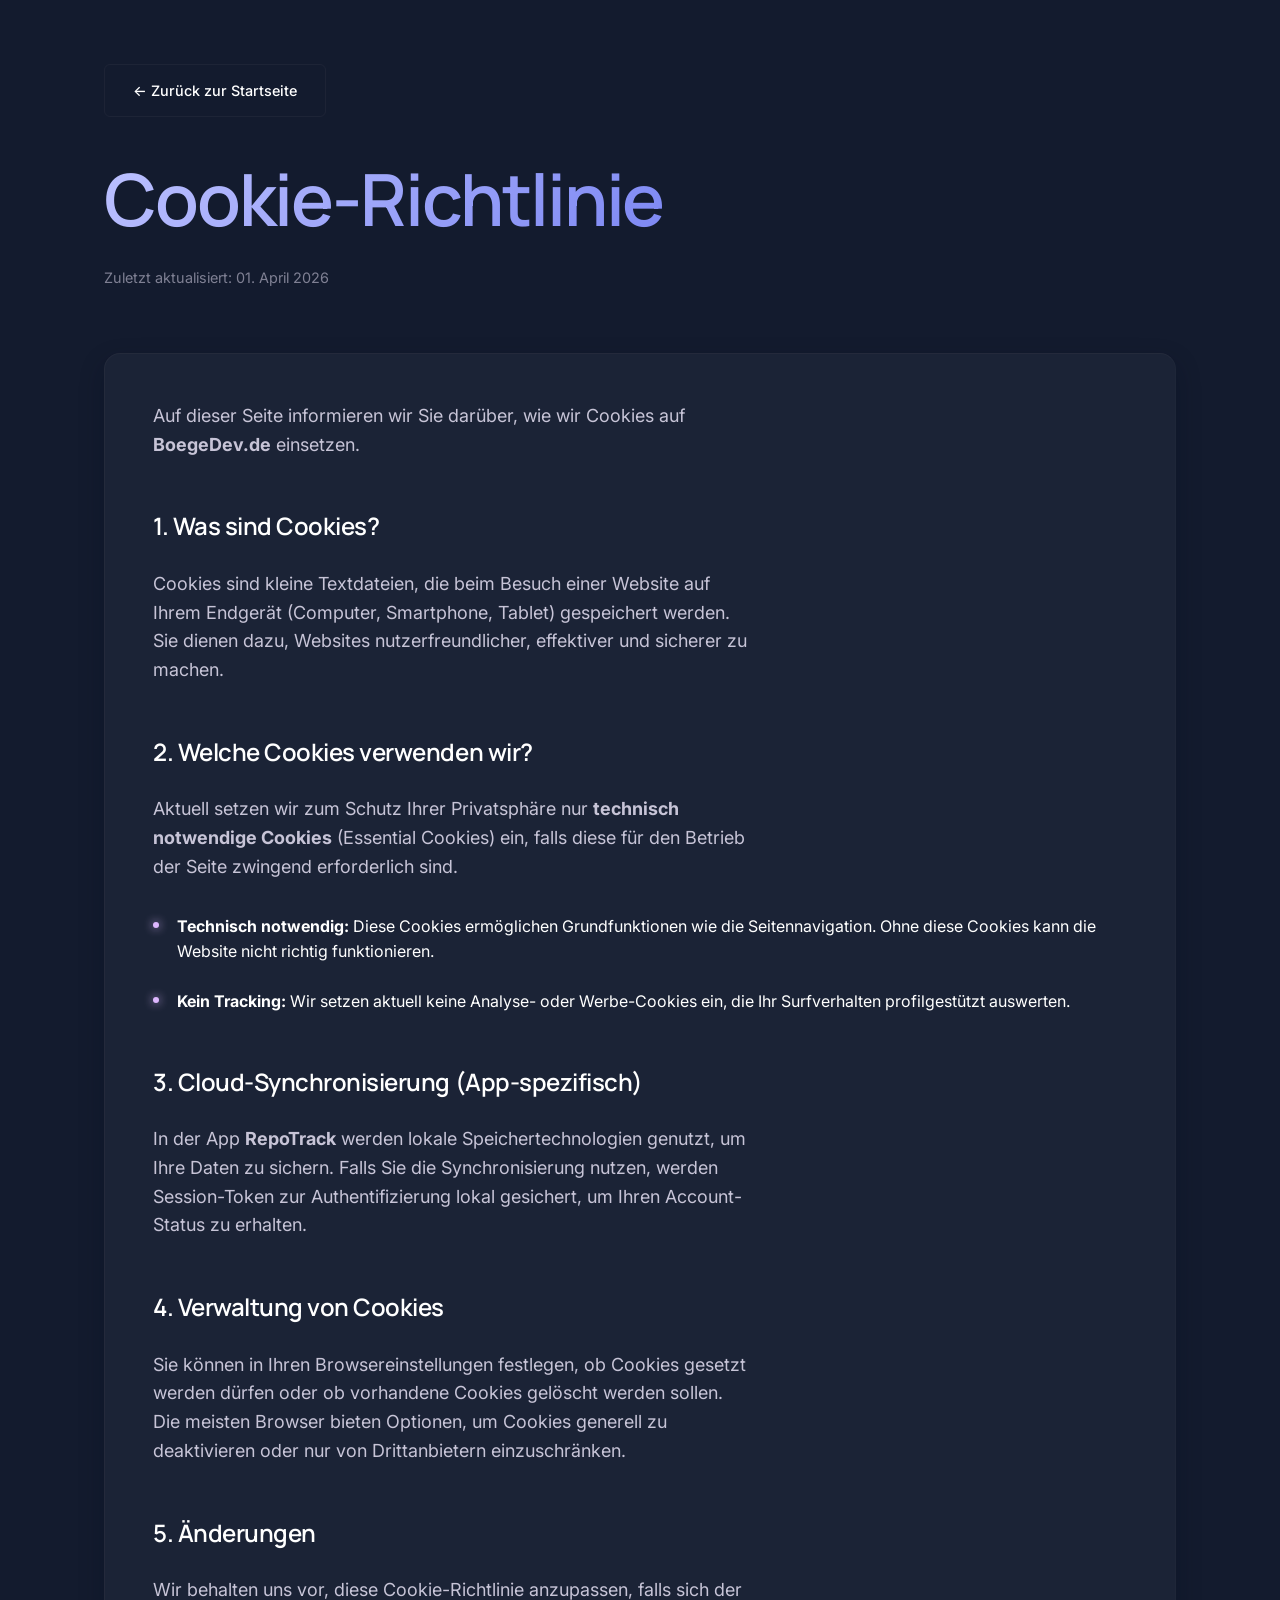
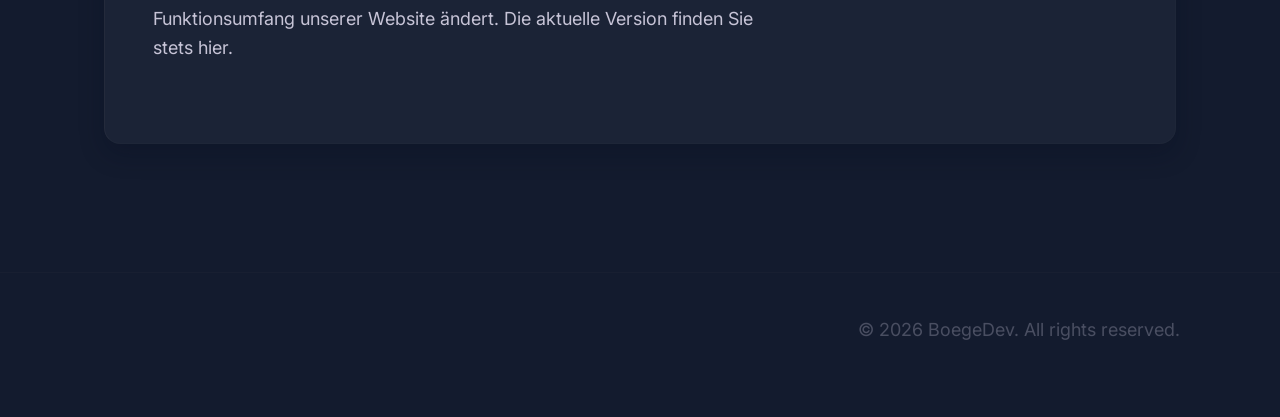
<file: cookies.html>
<!DOCTYPE html>
<html lang="de">

<head>
    <meta charset="UTF-8">
    <meta name="viewport" content="width=device-width, initial-scale=1.0">
    <title>Cookie Policy | BoegeDev</title>
    <link rel="stylesheet" href="style.css">
    <meta name="description" content="Cookie-Richtlinie für BoegeDev. Erfahren Sie, wie wir Cookies verwenden.">
</head>

<body class="surface-low">

    <header class="section" style="padding-bottom: 2rem; padding-top: 4rem;">
        <div class="container">
            <a href="index.html" class="btn btn-secondary" style="margin-bottom: 2rem; font-size: 0.9rem;">&larr; Zurück zur Startseite</a>
            <h1 class="gradient-text">Cookie-Richtlinie</h1>
            <p style="font-size: 0.9rem; opacity: 0.6;">Zuletzt aktualisiert: 01. April 2026</p>
        </div>
    </header>

    <main class="section" style="padding-top: 0;">
        <div class="container">
            <div class="glass" style="padding: 3rem;">
                <p>Auf dieser Seite informieren wir Sie darüber, wie wir Cookies auf <strong>BoegeDev.de</strong> einsetzen.</p>

                <h2 style="font-size: 1.5rem; margin-top: 3rem;">1. Was sind Cookies?</h2>
                <p>Cookies sind kleine Textdateien, die beim Besuch einer Website auf Ihrem Endgerät (Computer, Smartphone, Tablet) gespeichert werden. Sie dienen dazu, Websites nutzerfreundlicher, effektiver und sicherer zu machen.</p>

                <h2 style="font-size: 1.5rem; margin-top: 3rem;">2. Welche Cookies verwenden wir?</h2>
                <p>Aktuell setzen wir zum Schutz Ihrer Privatsphäre nur <strong>technisch notwendige Cookies</strong> (Essential Cookies) ein, falls diese für den Betrieb der Seite zwingend erforderlich sind.</p>
                <ul class="features-list" style="margin-top: 1rem;">
                    <li><strong>Technisch notwendig:</strong> Diese Cookies ermöglichen Grundfunktionen wie die Seitennavigation. Ohne diese Cookies kann die Website nicht richtig funktionieren.</li>
                    <li><strong>Kein Tracking:</strong> Wir setzen aktuell keine Analyse- oder Werbe-Cookies ein, die Ihr Surfverhalten profilgestützt auswerten.</li>
                </ul>

                <h2 style="font-size: 1.5rem; margin-top: 3rem;">3. Cloud-Synchronisierung (App-spezifisch)</h2>
                <p>In der App <strong>RepoTrack</strong> werden lokale Speichertechnologien genutzt, um Ihre Daten zu sichern. Falls Sie die Synchronisierung nutzen, werden Session-Token zur Authentifizierung lokal gesichert, um Ihren Account-Status zu erhalten.</p>

                <h2 style="font-size: 1.5rem; margin-top: 3rem;">4. Verwaltung von Cookies</h2>
                <p>Sie können in Ihren Browsereinstellungen festlegen, ob Cookies gesetzt werden dürfen oder ob vorhandene Cookies gelöscht werden sollen. Die meisten Browser bieten Optionen, um Cookies generell zu deaktivieren oder nur von Drittanbietern einzuschränken.</p>

                <h2 style="font-size: 1.5rem; margin-top: 3rem;">5. Änderungen</h2>
                <p>Wir behalten uns vor, diese Cookie-Richtlinie anzupassen, falls sich der Funktionsumfang unserer Website ändert. Die aktuelle Version finden Sie stets hier.</p>
            </div>
        </div>
    </main>

    <footer class="site-footer" style="padding: 2rem 0;">
        <div class="container">
            <div class="footer-content">
            </div>
            <div class="copyright">
                <p>&copy; 2026 BoegeDev. All rights reserved.</p>
            </div>
        </div>
    </footer>

</body>

</html>
</file>
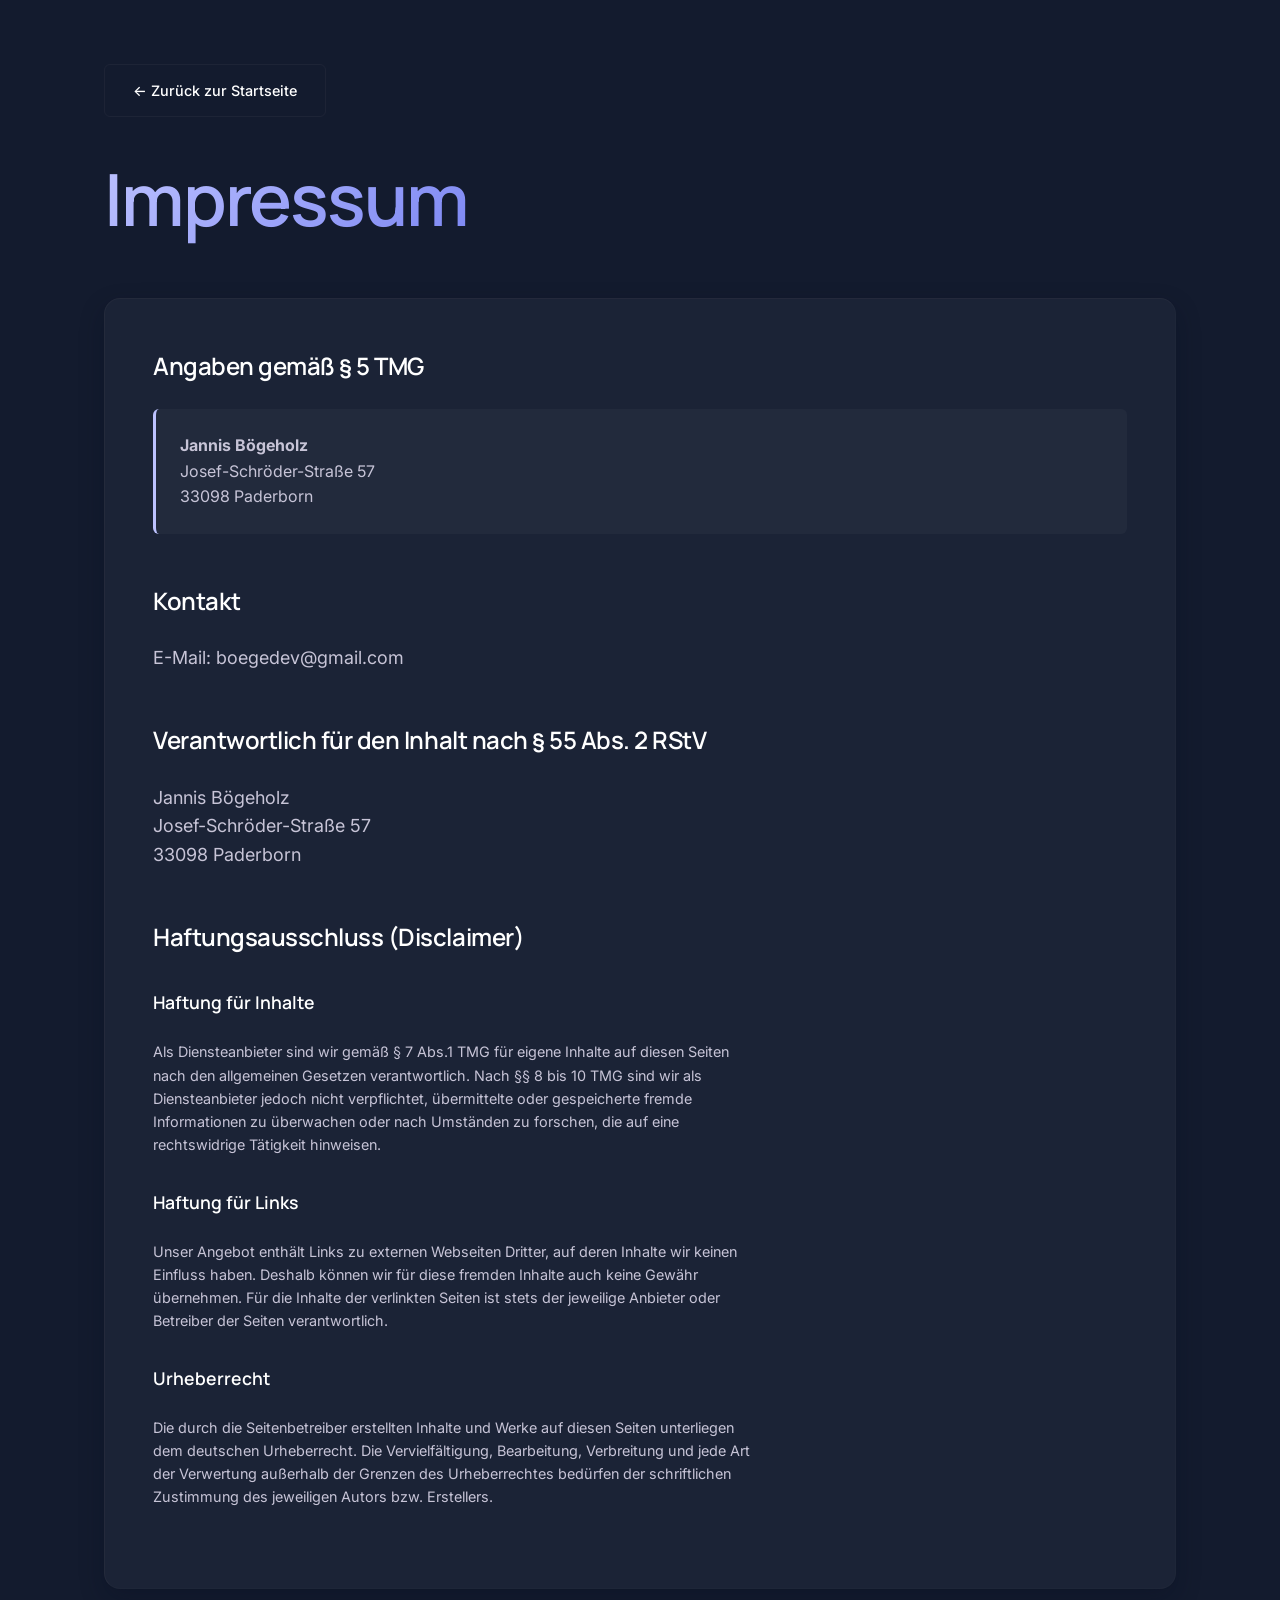
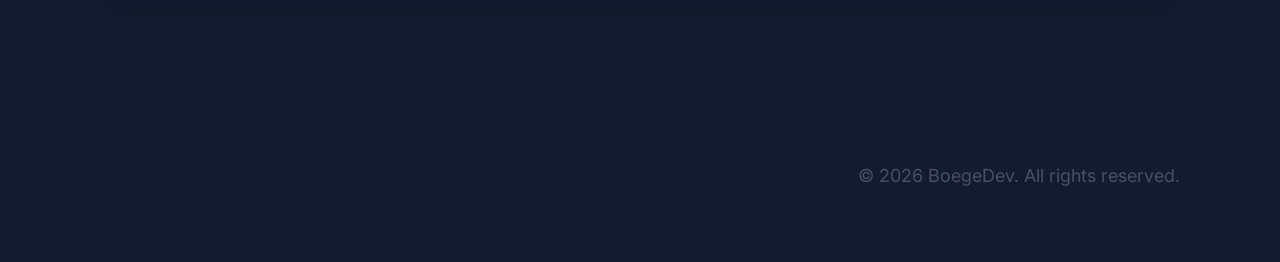
<file: impressum.html>
<!DOCTYPE html>
<html lang="de">

<head>
    <meta charset="UTF-8">
    <meta name="viewport" content="width=device-width, initial-scale=1.0">
    <title>Impressum | BoegeDev</title>
    <link rel="stylesheet" href="style.css">
    <meta name="description" content="Impressum für BoegeDev. Gesetzlich vorgeschriebene Angaben laut TMG.">
</head>

<body class="surface-low">

    <header class="section" style="padding-bottom: 2rem; padding-top: 4rem;">
        <div class="container">
            <a href="index.html" class="btn btn-secondary" style="margin-bottom: 2rem; font-size: 0.9rem;">&larr; Zurück zur Startseite</a>
            <h1 class="gradient-text">Impressum</h1>
        </div>
    </header>

    <main class="section" style="padding-top: 0;">
        <div class="container">
            <div class="glass" style="padding: 3rem;">
                <h2 style="font-size: 1.5rem; margin-top: 0;">Angaben gemäß § 5 TMG</h2>
                <div style="background: rgba(255,255,255,0.03); padding: 1.5rem; border-radius: var(--radius-md); border-left: 3px solid var(--primary); margin-bottom: 3rem; margin-top: 1rem;">
                    <p style="margin-bottom: 0; font-size: 1rem; max-width: 100%;"><strong>Jannis Bögeholz</strong><br>
                        Josef-Schröder-Straße 57<br>
                        33098 Paderborn</p>
                </div>

                <h2 style="font-size: 1.5rem; margin-top: 3rem;">Kontakt</h2>
                <p>E-Mail: boegedev@gmail.com</p>

                <h2 style="font-size: 1.5rem; margin-top: 3rem;">Verantwortlich für den Inhalt nach § 55 Abs. 2 RStV</h2>
                <p>Jannis Bögeholz<br>
                Josef-Schröder-Straße 57<br>
                33098 Paderborn</p>

                <h2 style="font-size: 1.5rem; margin-top: 3rem;">Haftungsausschluss (Disclaimer)</h2>
                
                <h3 style="font-size: 1.1rem; margin-top: 2rem; color: var(--on-surface);">Haftung für Inhalte</h3>
                <p style="font-size: 0.9rem;">Als Diensteanbieter sind wir gemäß § 7 Abs.1 TMG für eigene Inhalte auf diesen Seiten nach den allgemeinen Gesetzen verantwortlich. Nach §§ 8 bis 10 TMG sind wir als Diensteanbieter jedoch nicht verpflichtet, übermittelte oder gespeicherte fremde Informationen zu überwachen oder nach Umständen zu forschen, die auf eine rechtswidrige Tätigkeit hinweisen.</p>

                <h3 style="font-size: 1.1rem; margin-top: 2rem; color: var(--on-surface);">Haftung für Links</h3>
                <p style="font-size: 0.9rem;">Unser Angebot enthält Links zu externen Webseiten Dritter, auf deren Inhalte wir keinen Einfluss haben. Deshalb können wir für diese fremden Inhalte auch keine Gewähr übernehmen. Für die Inhalte der verlinkten Seiten ist stets der jeweilige Anbieter oder Betreiber der Seiten verantwortlich.</p>

                <h3 style="font-size: 1.1rem; margin-top: 2rem; color: var(--on-surface);">Urheberrecht</h3>
                <p style="font-size: 0.9rem;">Die durch die Seitenbetreiber erstellten Inhalte und Werke auf diesen Seiten unterliegen dem deutschen Urheberrecht. Die Vervielfältigung, Bearbeitung, Verbreitung und jede Art der Verwertung außerhalb der Grenzen des Urheberrechtes bedürfen der schriftlichen Zustimmung des jeweiligen Autors bzw. Erstellers.</p>
            </div>
        </div>
    </main>

    <footer class="site-footer" style="padding: 2rem 0;">
        <div class="container">
            <div class="footer-content">
            </div>
            <div class="copyright">
                <p>&copy; 2026 BoegeDev. All rights reserved.</p>
            </div>
        </div>
    </footer>

</body>

</html>
</file>
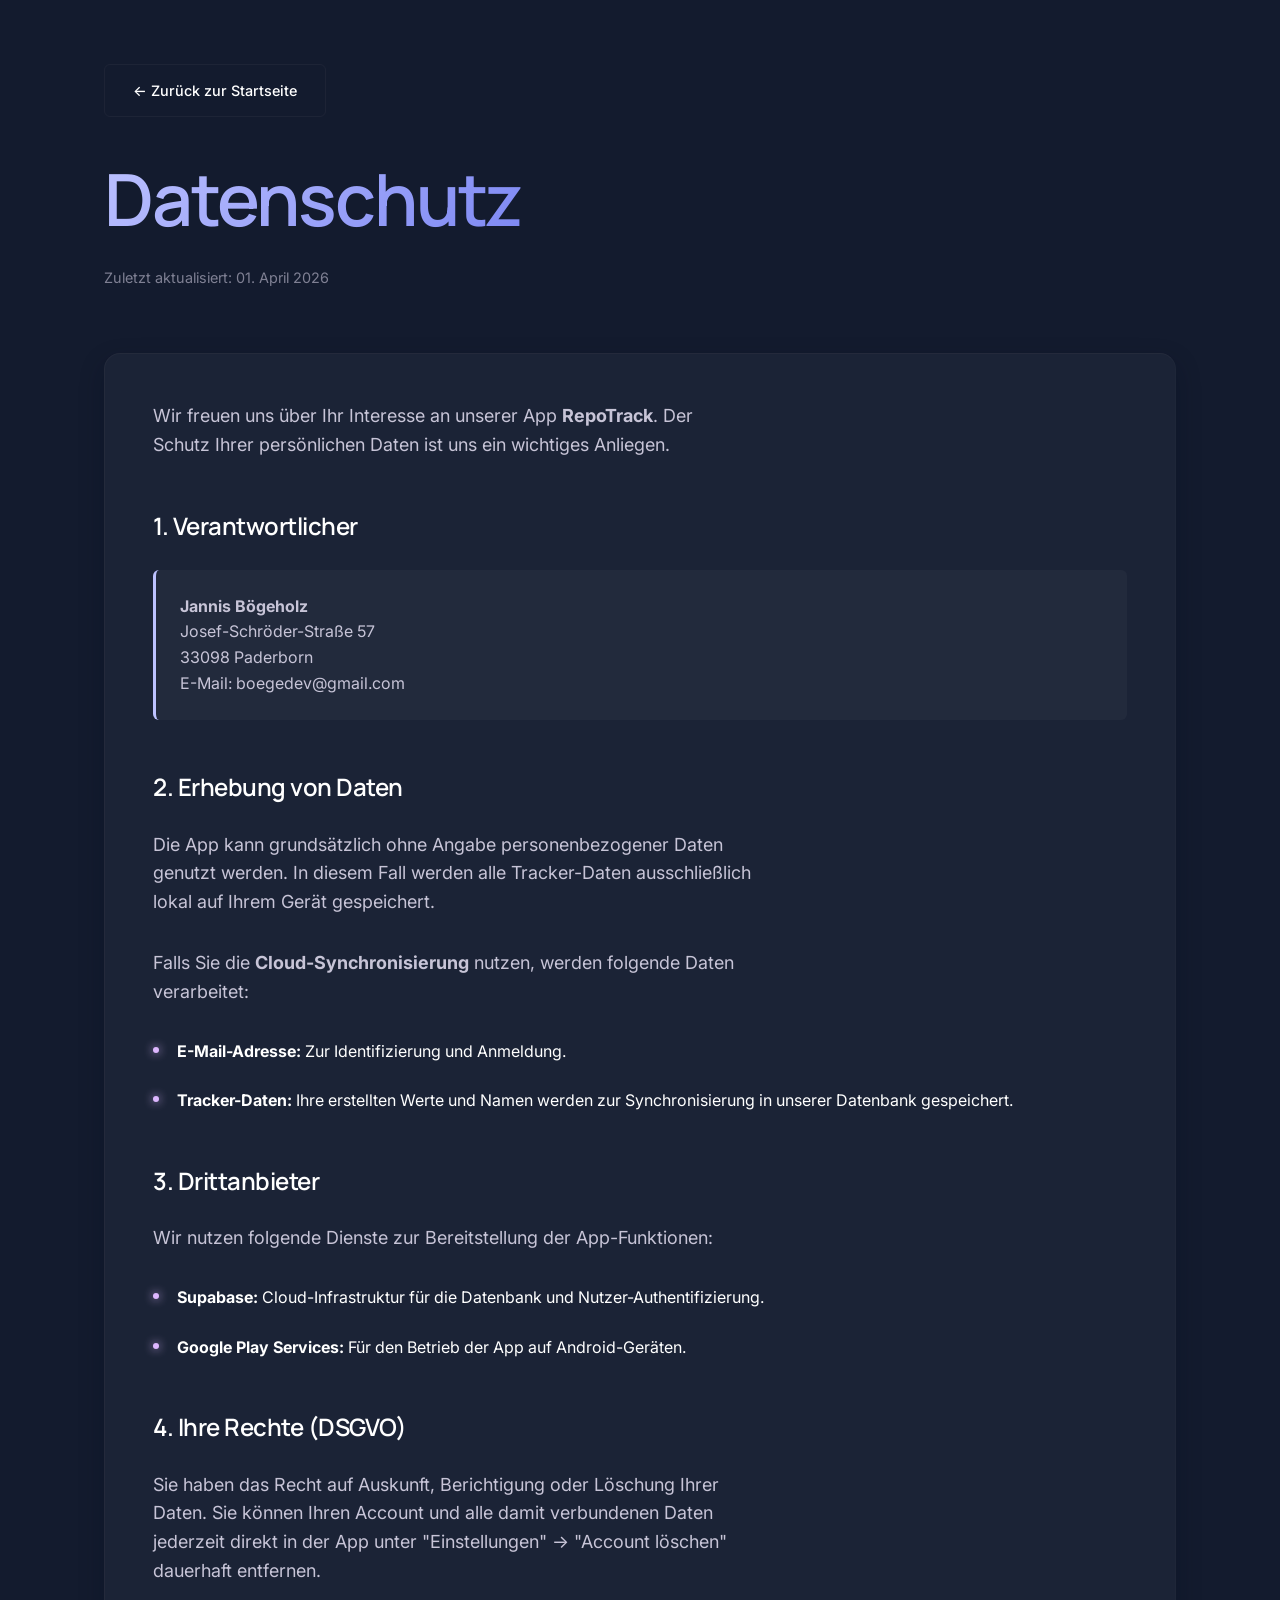
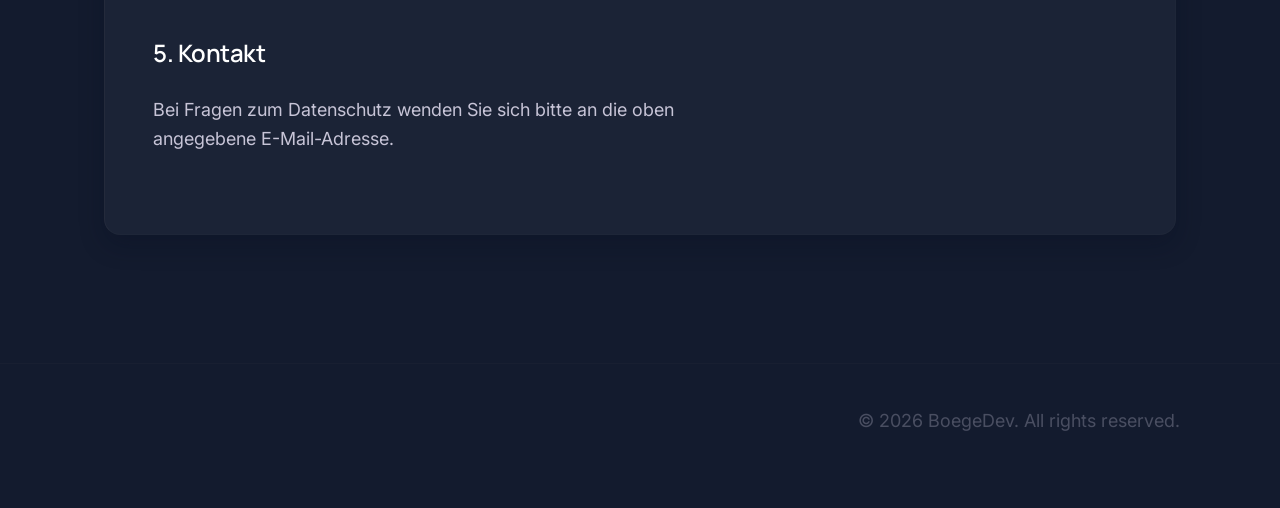
<file: policy.html>
<!DOCTYPE html>
<html lang="de">

<head>
    <meta charset="UTF-8">
    <meta name="viewport" content="width=device-width, initial-scale=1.0">
    <title>Datenschutz | BoegeDev</title>
    <link rel="stylesheet" href="style.css">
    <meta name="description" content="Datenschutzerklärung für BoegeDev und RepoTrack.">
</head>

<body class="surface-low">

    <header class="section" style="padding-bottom: 2rem; padding-top: 4rem;">
        <div class="container">
            <a href="index.html" class="btn btn-secondary" style="margin-bottom: 2rem; font-size: 0.9rem;">&larr; Zurück zur Startseite</a>
            <h1 class="gradient-text">Datenschutz</h1>
            <p style="font-size: 0.9rem; opacity: 0.6;">Zuletzt aktualisiert: 01. April 2026</p>
        </div>
    </header>

    <main class="section" style="padding-top: 0;">
        <div class="container">
            <div class="glass" style="padding: 3rem;">
                <p>Wir freuen uns über Ihr Interesse an unserer App <strong>RepoTrack</strong>. Der Schutz Ihrer persönlichen
                    Daten ist uns ein wichtiges Anliegen.</p>

                <h2 style="font-size: 1.5rem; margin-top: 3rem;">1. Verantwortlicher</h2>
                <div style="background: rgba(255,255,255,0.03); padding: 1.5rem; border-radius: var(--radius-md); border-left: 3px solid var(--primary); margin-bottom: 3rem; margin-top: 1rem;">
                    <p style="margin-bottom: 0; font-size: 1rem; max-width: 100%;"><strong>Jannis Bögeholz</strong><br>
                        Josef-Schröder-Straße 57<br>
                        33098 Paderborn<br>
                        E-Mail: boegedev@gmail.com</p>
                </div>

                <h2 style="font-size: 1.5rem; margin-top: 3rem;">2. Erhebung von Daten</h2>
                <p>Die App kann grundsätzlich ohne Angabe personenbezogener Daten genutzt werden. In diesem Fall werden alle
                    Tracker-Daten ausschließlich lokal auf Ihrem Gerät gespeichert.</p>

                <p>Falls Sie die <strong>Cloud-Synchronisierung</strong> nutzen, werden folgende Daten verarbeitet:</p>
                <ul class="features-list" style="margin-top: 1rem;">
                    <li><strong>E-Mail-Adresse:</strong> Zur Identifizierung und Anmeldung.</li>
                    <li><strong>Tracker-Daten:</strong> Ihre erstellten Werte und Namen werden zur Synchronisierung in unserer
                        Datenbank gespeichert.</li>
                </ul>

                <h2 style="font-size: 1.5rem; margin-top: 3rem;">3. Drittanbieter</h2>
                <p>Wir nutzen folgende Dienste zur Bereitstellung der App-Funktionen:</p>
                <ul class="features-list" style="margin-top: 1rem;">
                    <li><strong>Supabase:</strong> Cloud-Infrastruktur für die Datenbank und Nutzer-Authentifizierung.</li>
                    <li><strong>Google Play Services:</strong> Für den Betrieb der App auf Android-Geräten.</li>
                </ul>

                <h2 style="font-size: 1.5rem; margin-top: 3rem;">4. Ihre Rechte (DSGVO)</h2>
                <p>Sie haben das Recht auf Auskunft, Berichtigung oder Löschung Ihrer Daten. Sie können Ihren Account und alle
                    damit verbundenen Daten jederzeit direkt in der App unter "Einstellungen" -> "Account löschen" dauerhaft
                    entfernen.</p>

                <h2 style="font-size: 1.5rem; margin-top: 3rem;">5. Kontakt</h2>
                <p>Bei Fragen zum Datenschutz wenden Sie sich bitte an die oben angegebene E-Mail-Adresse.</p>
            </div>
        </div>
    </main>

    <footer class="site-footer" style="padding: 2rem 0;">
        <div class="container">
            <div class="footer-content">
            </div>
            <div class="copyright">
                <p>&copy; 2026 BoegeDev. All rights reserved.</p>
            </div>
        </div>
    </footer>

</body>

</html>
</file>
<file: style.css>
@import url('https://fonts.googleapis.com/css2?family=Inter:ital,opsz,wght@0,14..32,100..900;1,14..32,100..900&family=Manrope:wght@200..800&display=swap');

:root {
  /* Colors */
  --surface: #0b1326;
  --surface-container-low: #131b2e;
  --surface-container-high: #222a3d;
  --surface-container-highest: #2d3449;
  --surface-bright: #1c2642;
  --primary: #bdc2ff;
  --primary-container: #7c87f3;
  --on-primary: #030612;
  --on-surface: #ffffff;
  --on-surface-variant: #c7c4d7;
  --outline-variant: #464554;
  --secondary: #ddb7ff;

  /* Typography */
  --font-display: 'Manrope', sans-serif;
  --font-body: 'Inter', sans-serif;

  /* Shadows */
  --ambient-shadow: 0 10px 25px rgba(6, 14, 32, 0.3);

  /* Border radius */
  --radius-md: 0.375rem;
  --radius-lg: 1rem;
}

* {
  box-sizing: border-box;
  margin: 0;
  padding: 0;
}

body {
  background-color: var(--surface);
  color: var(--on-surface);
  font-family: var(--font-body);
  font-size: 1rem;
  line-height: 1.6;
  -webkit-font-smoothing: antialiased;
  overflow-x: hidden;
}

/* Typography styles */
h1,
h2,
h3,
h4 {
  font-family: var(--font-display);
  font-weight: 600;
  margin-bottom: 1.5rem;
}

h1 {
  font-size: 4.5rem;
  line-height: 1.2;
  letter-spacing: -0.03em;
  padding: 0.1em 0;
  margin-bottom: 1rem;
  background: linear-gradient(135deg, #ffffff 0%, var(--primary) 100%);
  -webkit-background-clip: text;
  background-clip: text;
  -webkit-text-fill-color: transparent;
  width: fit-content;
}

h2 {
  font-size: 3.5rem;
  letter-spacing: -0.02em;
}

p {
  color: var(--on-surface-variant);
  font-size: 1.125rem;
  max-width: 600px;
  margin-bottom: 2rem;
}

/* Layout Utilities */
.container {
  max-width: 1200px;
  margin: 0 auto;
  padding: 0 5%;
}

.section {
  padding-top: 4rem;
  padding-bottom: 4rem;
}

/* No-Line Rule & Surfaces */
.surface-low {
  background-color: var(--surface-container-low);
}

.surface-high {
  background-color: var(--surface-container-high);
}

.surface-highest {
  background-color: var(--surface-container-highest);
}

/* Glass & Gradients */
.glass {
  background-color: rgba(34, 42, 61, 0.6);
  /* surface-container-high @ 60% */
  backdrop-filter: blur(20px);
  -webkit-backdrop-filter: blur(20px);
  border-top: 1px solid rgba(70, 69, 84, 0.2);
  /* Ghost border highlight */
  border-left: 1px solid rgba(70, 69, 84, 0.2);
  border-right: 1px solid rgba(70, 69, 84, 0.1);
  border-bottom: 1px solid rgba(70, 69, 84, 0.1);
  box-shadow: var(--ambient-shadow);
  border-radius: var(--radius-lg);
}

.gradient-text {
  background: linear-gradient(135deg, var(--primary) 0%, var(--primary-container) 100%);
  -webkit-background-clip: text;
  background-clip: text;
  -webkit-text-fill-color: transparent;
}

/* Buttons */
.btn {
  display: inline-flex;
  align-items: center;
  justify-content: center;
  padding: 0.875rem 1.75rem;
  border-radius: var(--radius-md);
  font-weight: 500;
  font-size: 1rem;
  cursor: pointer;
  transition: all 0.3s cubic-bezier(0.25, 0.46, 0.45, 0.94);
  text-decoration: none;
  font-family: var(--font-body);
  border: none;
}

.btn-primary {
  background: linear-gradient(135deg, var(--primary) 0%, var(--primary-container) 100%);
  color: var(--on-primary);
}

.btn-primary:hover {
  transform: translateY(-2px);
  box-shadow: 0 10px 20px rgba(124, 135, 243, 0.3);
}

.btn-secondary {
  background-color: transparent;
  color: var(--on-surface);
  border: 1px solid rgba(70, 69, 84, 0.2);
  /* Ghost Border @ 20% */
}

.btn-secondary:hover {
  background-color: var(--surface-container-high);
  border-color: rgba(70, 69, 84, 0.4);
}

/* Specific Sections */

/* Hero */
.hero {
  min-height: 70vh;
  display: flex;
  align-items: center;
  position: relative;
  overflow: hidden;
  padding-top: 6rem;
  padding-bottom: 2rem;
}

/* Asymmetry in Hero */
.hero .container {
  display: flex;
  flex-direction: column;
  align-items: flex-start;
  position: relative;
  z-index: 2;
}

.hero p {
  font-size: 1.25rem;
  max-width: 700px;
  margin-top: 1rem;
}

.hero::after {
  content: '';
  position: absolute;
  top: 10%;
  right: -10%;
  width: 60vw;
  height: 60vw;
  background: radial-gradient(circle, rgba(124, 135, 243, 0.15) 0%, rgba(11, 19, 38, 0) 70%);
  border-radius: 50%;
  z-index: 1;
  pointer-events: none;
}

/* Featured Project */
.featured-project {
  position: relative;
  z-index: 2;
}

.project-card {
  display: grid;
  grid-template-columns: 1.3fr 0.9fr;
  gap: 3rem;
  padding: 2.5rem;
  margin-top: 2rem;
}

/* Override padding for smaller screens */
@media (max-width: 992px) {
  .project-card {
    grid-template-columns: 1fr;
    padding: 1.5rem;
    gap: 1.5rem;
  }
}

.project-content {
  display: flex;
  flex-direction: column;
  justify-content: flex-start;
}

.project-logo-custom {
  font-family: var(--font-display);
  font-weight: 800;
  font-size: 3rem;
  letter-spacing: -0.03em;
  margin-bottom: 2.5rem;
  margin-top: 0;
  display: flex;
  align-items: center;
  white-space: nowrap;
}

.logo-repo {
  color: #fff;
}

.logo-track {
  color: #5865f2;
  /* A more vibrant, saturated blue */
}

.features-list {
  list-style: none;
  margin-top: 1.5rem;
}

.features-list li {
  margin-bottom: 1.5rem;
  position: relative;
  padding-left: 1.5rem;
}

.features-list li::before {
  content: '';
  position: absolute;
  left: 0;
  top: 8px;
  width: 6px;
  height: 6px;
  background-color: var(--secondary);
  border-radius: 50%;
  box-shadow: 0 0 10px var(--secondary);
}

.features-list h4 {
  font-family: var(--font-body);
  color: var(--on-surface);
  font-size: 1.125rem;
  margin-bottom: 0.25rem;
}

.features-list p {
  font-size: 0.95rem;
  margin-bottom: 0;
  color: var(--on-surface-variant);
}

.project-preview {
  display: flex;
  flex-direction: column;
  align-items: center;
  justify-content: center;
  position: relative;
  /* Increased space for switcher above */
  padding-top: 3.5rem;
  /* Shift up by approx 5-10% of typical card height */
  margin-top: -1rem;
}

.mode-switcher {
  position: absolute;
  top: 0.5rem;
  /* Position relative to the padded container */
  left: 50%;
  transform: translateX(-50%);
  display: flex;
  gap: 0.75rem;
  z-index: 10;
  background-color: var(--surface-container-highest);
  padding: 0.4rem 0.6rem;
  border-radius: 2rem;
  border: 1px solid rgba(255, 255, 255, 0.1);
  box-shadow: 0 4px 12px rgba(0, 0, 0, 0.3);
}

.nav-arrow {
  position: absolute;
  top: calc(50% + 1.25rem); /* Centered on image, accounting for top padding */
  background: var(--surface-container-highest);
  backdrop-filter: blur(12px);
  border: 1px solid rgba(255, 255, 255, 0.1);
  color: var(--on-surface);
  width: 3rem;
  height: 3rem;
  border-radius: 50%;
  display: flex;
  align-items: center;
  justify-content: center;
  cursor: pointer;
  z-index: 10;
  transition: all 0.4s cubic-bezier(0.165, 0.84, 0.44, 1);
  box-shadow: 0 8px 16px rgba(0, 0, 0, 0.4);
  transform: translateY(-50%);
  padding: 0;
  outline: none;
}

.nav-arrow:hover {
  background: var(--primary);
  color: var(--on-primary);
  transform: translateY(-50%) scale(1.05);
  box-shadow: 0 0 20px rgba(189, 194, 255, 0.3);
}

.nav-arrow.prev {
  left: -1.5rem;
}

.nav-arrow.next {
  right: -1.5rem;
}

.nav-arrow svg {
  width: 1.5rem;
  height: 1.5rem;
  fill: none;
  stroke: currentColor;
  stroke-width: 2.5;
  stroke-linecap: round;
  stroke-linejoin: round;
}

.mode-circle {
  width: 1.125rem;
  height: 1.125rem;
  border-radius: 50%;
  border: 2px solid transparent;
  cursor: pointer;
  transition: all 0.3s cubic-bezier(0.4, 0, 0.2, 1);
  outline: none;
}

.mode-light {
  background-color: #ffffff;
}

.mode-dark {
  background-color: #121212;
}

.mode-circle.active {
  border-color: var(--primary);
  transform: scale(1.15);
  box-shadow: 0 0 12px rgba(189, 194, 255, 0.4);
}

.mode-circle:hover:not(.active) {
  transform: scale(1.1);
  border-color: rgba(255, 255, 255, 0.3);
}

.project-preview img.app-screenshot {
  width: 100%;
  border-radius: var(--radius-lg);
  box-shadow: 0 16px 32px rgba(0, 0, 0, 0.4), 0 0 0 1px rgba(255, 255, 255, 0.05);
  border: 6px solid var(--surface-container-highest);
  transition: transform 0.4s cubic-bezier(0.165, 0.84, 0.44, 1),
    box-shadow 0.4s cubic-bezier(0.165, 0.84, 0.44, 1),
    opacity 0.3s ease;
}

.project-preview:hover img.app-screenshot {
  transform: translateY(-5px);
  box-shadow: 0 20px 40px rgba(0, 0, 0, 0.5), 0 0 0 1px rgba(255, 255, 255, 0.1);
}

/* Sneak Peek */
.sneak-peek {
  text-align: center;
  display: flex;
  flex-direction: column;
  align-items: center;
}

.sneak-peek h2 {
  margin-bottom: 1rem;
}

/* Footer & Impressum */
.site-footer {
  padding: 3rem 0 2rem;
  border-top: 1px solid rgba(70, 69, 84, 0.1);
  margin-top: 4rem;
}

.site-footer .container {
  position: relative;
  min-height: 5rem;
}

@media (max-width: 600px) {
  .site-footer .container {
    min-height: 8rem;
  }
}

.footer-content {
  display: flex;
  justify-content: space-between;
  align-items: center;
  flex-wrap: wrap;
  gap: 2rem;
  padding-bottom: 1rem;
  /* Space for the absolute copyright */
}

.footer-links {
  display: flex;
  gap: 2rem;
  flex-wrap: wrap;
}

.footer-links a {
  color: var(--on-surface-variant);
  text-decoration: none;
  font-size: 0.875rem;
  transition: color 0.2s ease;
}

.footer-links a:hover {
  color: var(--primary);
}

.footer-bottom {
  display: none;
  /* Removed as we moved everything up */
}

.impressum-horizontal {
  display: flex;
  gap: 2.5rem;
  font-size: 0.75rem;
  color: var(--on-surface-variant);
  opacity: 0.7;
  text-align: left;
}

.impressum-group {
  display: flex;
  flex-direction: column;
  gap: 0.125rem;
}

.impressum-group strong {
  color: var(--on-surface);
  font-size: 0.8rem;
  margin-bottom: 0.25rem;
}

.copyright {
  position: absolute;
  right: 5%;
  bottom: 0.5rem;
  font-size: 0.7rem;
  color: var(--on-surface-variant);
  opacity: 0.3;
  white-space: nowrap;
  text-align: right;
  width: auto;
}

@media (max-width: 600px) {
  .footer-content {
    flex-direction: column;
    align-items: center;
    text-align: center;
    gap: 1.5rem;
    padding-bottom: 2rem;
    /* More space on mobile */
  }
}

/* Status Chip */
.status-chip {
  display: inline-block;
  background-color: rgba(221, 183, 255, 0.1);
  color: var(--secondary);
  padding: 0.25rem 0.75rem;
  border-radius: var(--radius-md);
  font-size: 0.875rem;
  font-weight: 500;
  margin-bottom: 1.5rem;
  border: 1px solid rgba(221, 183, 255, 0.2);
}

/* Animations */
@keyframes float {
  0% {
    transform: translateY(0px);
  }

  50% {
    transform: translateY(-15px);
  }

  100% {
    transform: translateY(0px);
  }
}

.floating {
  animation: float 6s ease-in-out infinite;
}
</file>
